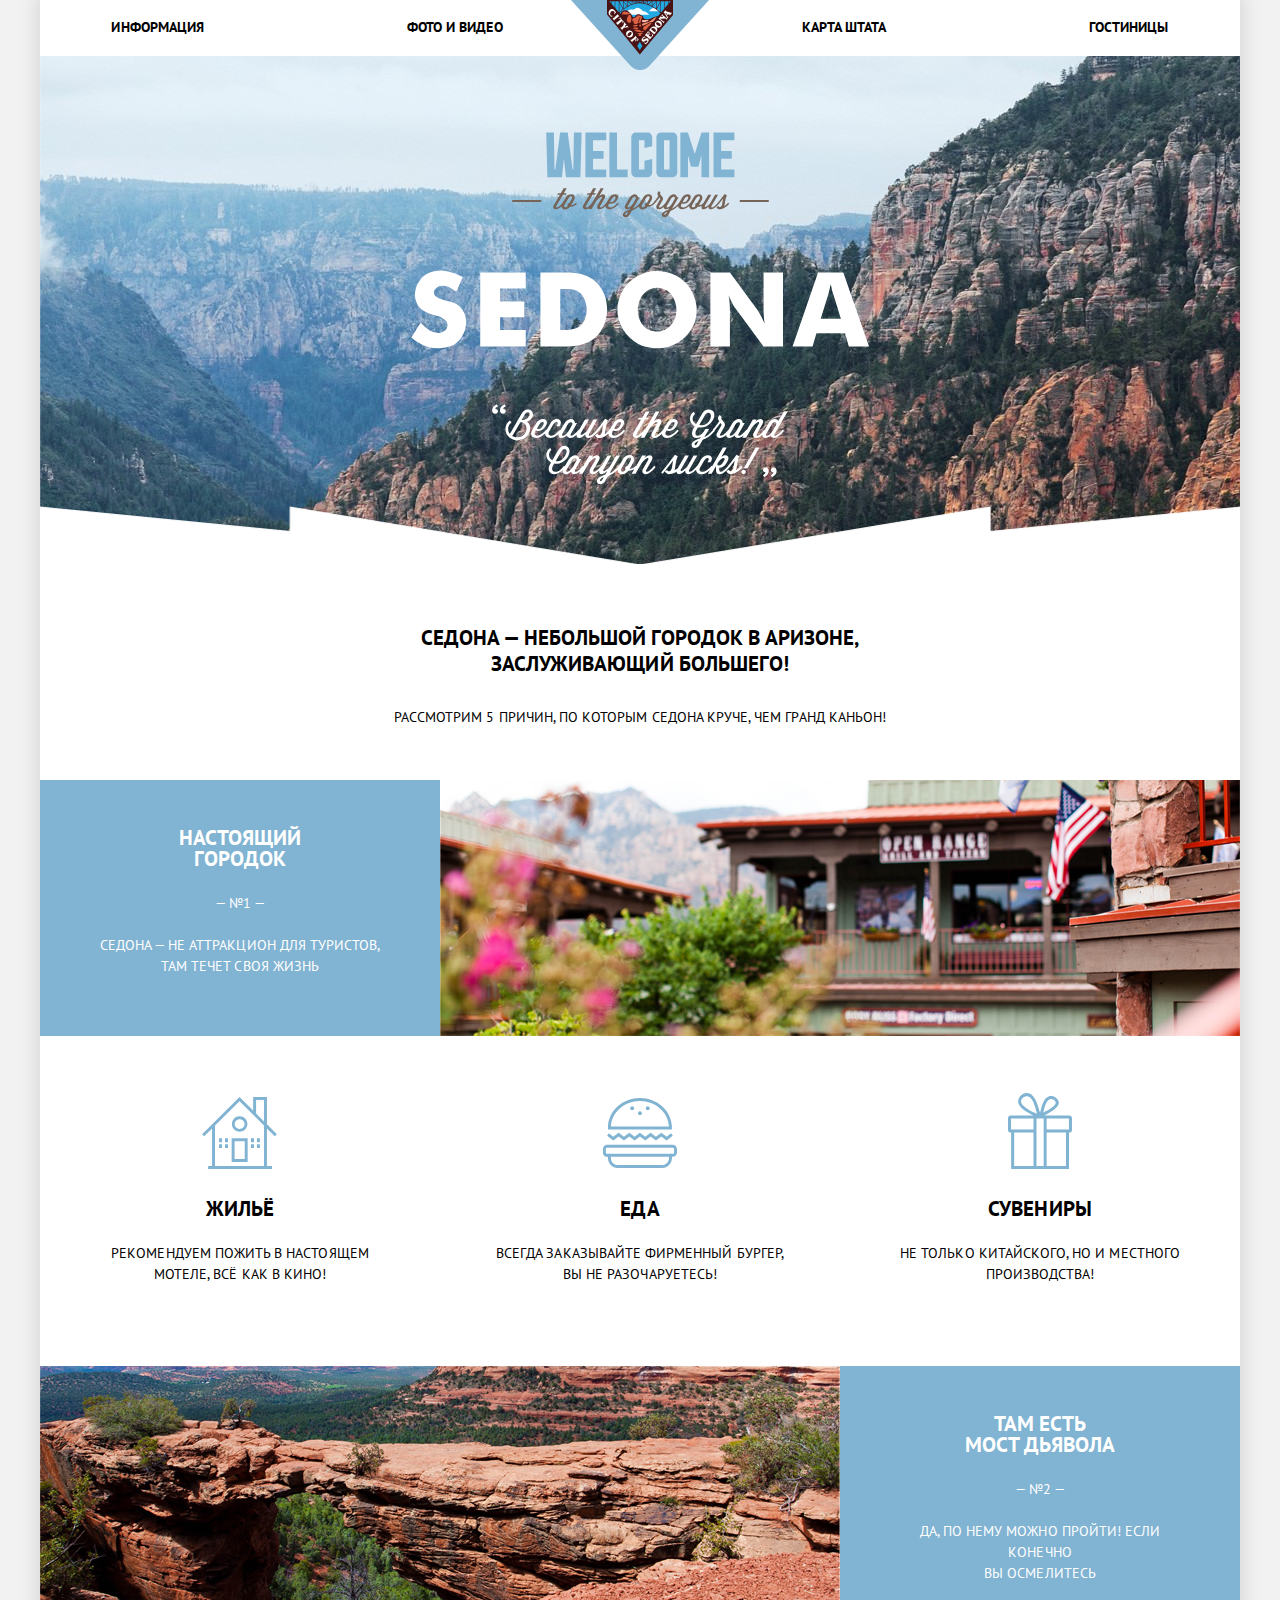
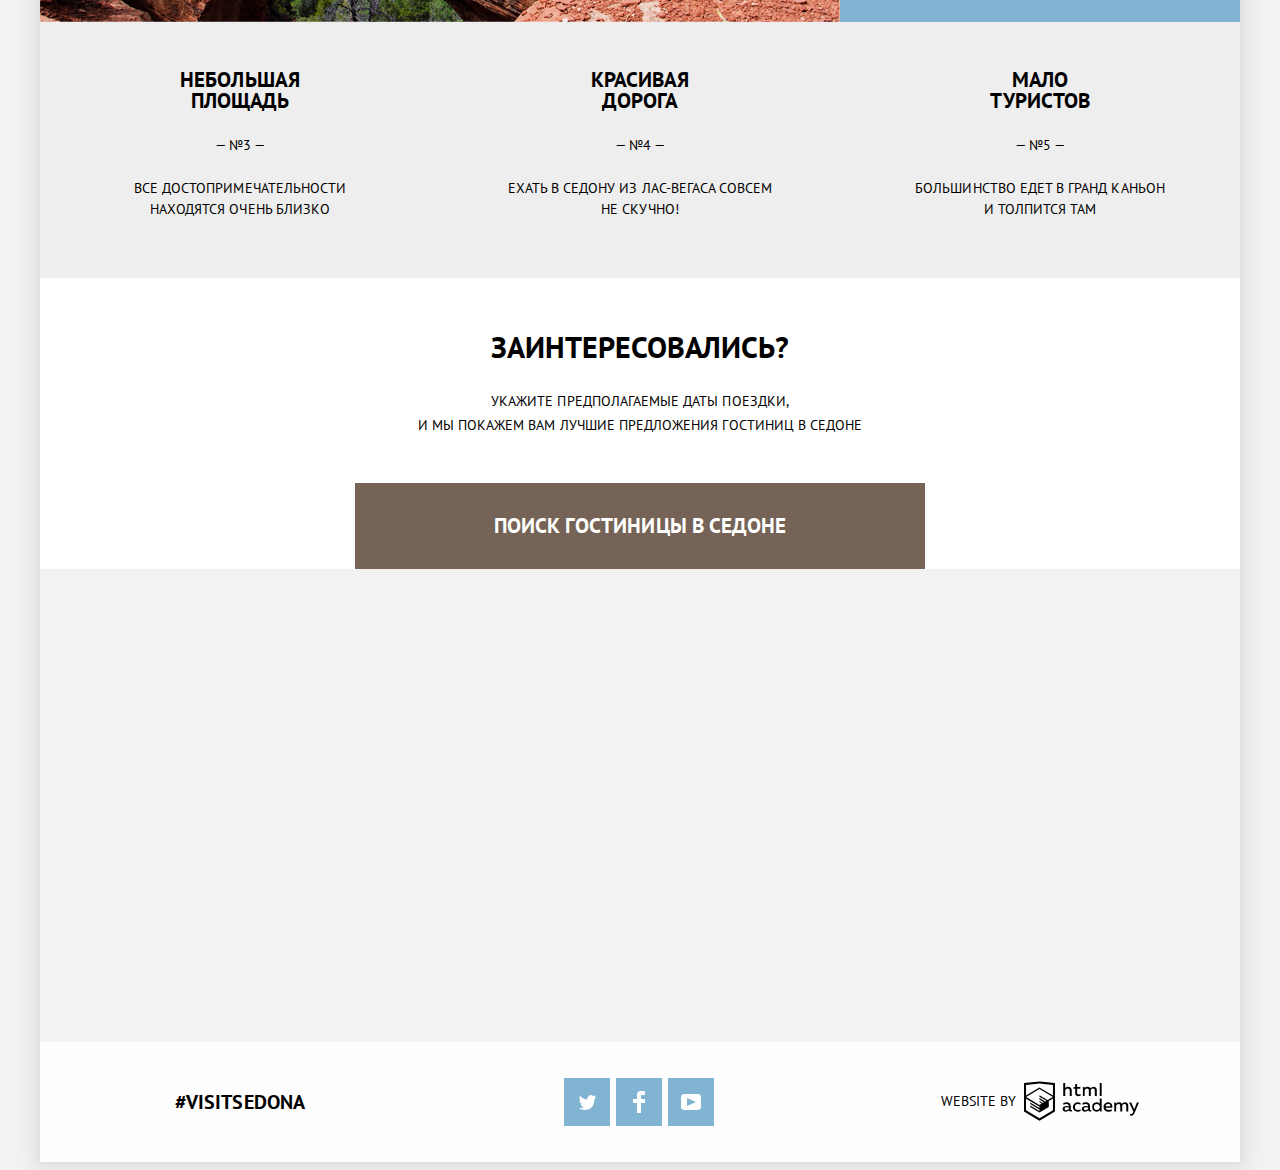
<file: index.html>
<!DOCTYPE html>
<html lang="ru">
<head>
	<meta charset="utf-8">
	<title>HTML Academy: Седона</title>
  <link rel="stylesheet" href="https://fonts.googleapis.com/css?family=PT+Sans:400,700&amp;subset=cyrillic">
	<link rel="stylesheet" href="css/normalize.min.css">
	<link rel="stylesheet" href="css/style.min.css">
</head>
<body>
  <div class="wrapper">
    <header class="header_main">
      <div class="navigation_wrapper">
      <nav class="navigation_main">
        <ul>
          <li><a href="#">Информация</a></li>
          <li><a href="#">Фото и Видео</a></li>
          <li><a href="#">Карта штата</a></li>
          <li><a href="hotels.html">Гостиницы</a></li>
        </ul>
      </nav>
      </div>
      <a class="site_logo"></a>
    </header>

    <main>
      <h1 class="hidden_text">Седона — это город для тех, кто хочет увидеть настоящую Америку</h1>
      <div class="welcome_block">
        <section class="poster">
          <img src="img/welcome.svg" width="459" height="353" alt="Добро пожаловать в Седону">
        </section>
      </div>

      <section class="reasons_title">
        <b>Седона — небольшой городок в аризоне, заслуживающий большего!</b>
        <p>Рассмотрим 5 причин, по которым Седона круче, чем Гранд каньон!</p>
      </section>

      <section class="reason">
        <div class="reason_text">
          <h2>Настоящий городок</h2>
          <span>— №1 —</span>
          <p>Седона — не аттракцион для туристов,<br> там течет своя жизнь</p>
        </div>
        <div class="reason_image">
          <img src="img/feature1.jpg" height="256" width="800" alt="Настоящий городок">
        </div>
      </section>

      <section class="reason_elem_icon">
        <ul class="reason_elem_icon_list">
          <li>
            <b>Жильё</b>
            <p>Рекомендуем пожить в настоящем мотеле, всё как в кино!</p>
          </li>
          <li>
            <b>Еда</b>
            <p>Всегда заказывайте фирменный бургер, вы не разочаруетесь!</p>
          </li>
          <li>
            <b>Сувениры</b>
            <p>Не только китайского, но и местного производства!</p>
          </li>
        </ul>
      </section>

      <section class="reason">
        <div class="reason_image">
          <img src="img/feature2.jpg" height="256" width="800" alt="Мост дьявола">
        </div>
        <div class="reason_text">
          <h2>Там есть<br> мост дьявола</h2>
          <span>— №2 —</span>
          <p>Да, по нему можно пройти! Если конечно<br>вы осмелитесь</p>
        </div>
      </section>

      <section class="reason_gray_listing">
        <ul class="reason_gray_list">
          <li class="reason_gray_list_elem">
            <h2>Небольшая площадь</h2>
            <span>— №3 —</span>
            <p>Все достопримечательности<br>находятся очень близко</p>
          </li>
          <li class="reason_gray_list_elem">
            <h2>Красивая дорога</h2>
            <span>— №4 —</span>
            <p>Ехать в Седону из Лас-Вегаса совсем<br>не скучно!</p>
          </li>
          <li class="reason_gray_list_elem">
            <h2>Мало<br>туристов</h2>
            <span>— №5 —</span>
            <p>Большинство едет в гранд каньон и толпится там</p>
          </li>
        </ul>
      </section>

      <article class="search_hotels">
        <h2>Заинтересовались?</h2>
        <p>Укажите предполaгаемые даты поездки,
          <br> и мы покажем вам лучшие предложения гостиниц в Седоне </p>
        <a href="form.html" class="search_hotel_show" title="Поиск Гостиницы" aria-label="Показать форму поиска гостиниц в Седоне">Поиск гостиницы в Седоне</a>
      </article>

    </main>

    <footer class="main_footer">
      <section class="form_sec_search no-js">
        <form action="https://echo.htmlacademy.ru/" method="post" class="hotel_search_form">
          <p class="entry_date">
            <label for="entrydate">Дата заезда:</label>
            <input id="entrydate" name="entrydate" type="text" placeholder="24 апреля 2017" class="date_input">
            <button type="button" aria-label="Выбрать дату" class="calendar">
              <svg xmlns="http://www.w3.org/2000/svg" width="21" height="22" viewBox="0 0 21 22">
                <path d="M19.251 2.025h-2.845V.648c0-.381-.294-.689-.656-.689-.363 0-.656.308-.656.689v1.377h-3.938V.648c0-.381-.294-.689-.655-.689-.363 0-.657.308-.657.689v1.377H5.906V.648c0-.381-.294-.689-.656-.689-.363 0-.657.308-.657.689v1.377H1.75C.784 2.025 0 2.847 0 3.862v16.302C0 21.179.784 22 1.75 22h17.501c.966 0 1.749-.821 1.749-1.836V3.862c0-1.015-.783-1.837-1.749-1.837zm.437 18.139a.448.448 0 0 1-.437.459H1.75a.45.45 0 0 1-.438-.459V3.862a.45.45 0 0 1 .438-.459h2.844v1.378c0 .381.294.689.657.689.362 0 .656-.308.656-.689V3.403h3.938v1.378c0 .381.294.689.657.689.361 0 .655-.308.655-.689V3.403h3.938v1.378c0 .381.293.689.656.689.362 0 .656-.308.656-.689V3.403h2.845c.241 0 .437.206.437.459v16.302z" />
                <path d="M4.594 8.225h2.625v2.066H4.594zM4.594 11.668h2.625v2.067H4.594zM4.594 15.112h2.625v2.066H4.594zM9.188 15.112h2.625v2.066H9.188zM9.188 11.668h2.625v2.067H9.188zM9.188 8.225h2.625v2.066H9.188zM13.781 15.112h2.625v2.066h-2.625zM13.781 11.668h2.625v2.067h-2.625zM13.781 8.225h2.625v2.066h-2.625z" />
              </svg>
            </button>
          </p>

          <p class="out_date">
            <label for="outdate">Дата выезда:</label>
            <input id="outdate" name="outdate" type="text" placeholder="4 июля 2017" class="date_input">
            <button type="button" aria-label="Выбрать дату" class="calendar">
              <svg xmlns="http://www.w3.org/2000/svg" width="21" height="22" viewBox="0 0 21 22">
                <path d="M19.251 2.025h-2.845V.648c0-.381-.294-.689-.656-.689-.363 0-.656.308-.656.689v1.377h-3.938V.648c0-.381-.294-.689-.655-.689-.363 0-.657.308-.657.689v1.377H5.906V.648c0-.381-.294-.689-.656-.689-.363 0-.657.308-.657.689v1.377H1.75C.784 2.025 0 2.847 0 3.862v16.302C0 21.179.784 22 1.75 22h17.501c.966 0 1.749-.821 1.749-1.836V3.862c0-1.015-.783-1.837-1.749-1.837zm.437 18.139a.448.448 0 0 1-.437.459H1.75a.45.45 0 0 1-.438-.459V3.862a.45.45 0 0 1 .438-.459h2.844v1.378c0 .381.294.689.657.689.362 0 .656-.308.656-.689V3.403h3.938v1.378c0 .381.294.689.657.689.361 0 .655-.308.655-.689V3.403h3.938v1.378c0 .381.293.689.656.689.362 0 .656-.308.656-.689V3.403h2.845c.241 0 .437.206.437.459v16.302z" />
                <path d="M4.594 8.225h2.625v2.066H4.594zM4.594 11.668h2.625v2.067H4.594zM4.594 15.112h2.625v2.066H4.594zM9.188 15.112h2.625v2.066H9.188zM9.188 11.668h2.625v2.067H9.188zM9.188 8.225h2.625v2.066H9.188zM13.781 15.112h2.625v2.066h-2.625zM13.781 11.668h2.625v2.067h-2.625zM13.781 8.225h2.625v2.066h-2.625z" />
              </svg>
            </button>
          </p>

          <p class="adult people">
            <label for="quantity_adult"> Взрослые:</label>
            <button type="button" name="delete_adult" class="delete math"><span>&#8722;</span></button>
            <input id="quantity_adult" type="text" name="quantity_adult" value="2" class="quantity_people">
            <button type="button" name="add_adult" class="add math"><span>+</span></button>
          </p>

          <p class="child people">
            <label for="quantity_children"> Дети:</label>
            <button type="button" name="delete_children" class="delete math"><span>&#8722;</span></button>
            <input id="quantity_children" type="text" name="quantity_children" value="0" class="quantity_people">
            <button type="button" name="add_child" class="add math"><span>+</span></button>
          </p>

          <button type="submit" class="button_blue">Найти</button>
        </form>
      </section>
      <div class="maps">
        <iframe src="https://www.google.com/maps/embed?pb=!1m18!1m12!1m3!1d704673.5432791392!2d-111.9101571590322!3d34.8704954569941!2m3!1f0!2f0!3f0!3m2!1i1024!2i768!4f13.1!3m3!1m2!1s0x872da132f942b00d%3A0x5548c523fa6c8efd!2z0KHQtdC00L7QvdCwLCDQkNGA0LjQt9C-0L3QsCA4NjMzNiwg0KHQqNCQ!5e0!3m2!1sru!2sru!4v1544859659214" width="1200" height="593" style="border:0" allowfullscreen></iframe>
      </div>
      <div class="footer">
        <div class="visit_sedona_hashtag">
          <p>#visitsedona</p>
        </div>

        <div class="social_block">
          <ul>
            <li><a href="#" class="button_social twitter"><span class="hidden_text">Twitter</span><svg xmlns="http://www.w3.org/2000/svg" xmlns:xlink="http://www.w3.org/1999/xlink" width="17" height="15" viewBox="0 0 17 15"><path fill="#FFF" d="M10.95.144c1.685-.496 2.984.27 3.577 1.179.673-.231 1.331-.481 2.011-.708a2.345 2.345 0 0 1-.857 1.768c.685.17 1.304-.491 1.304-.491-.169 1-1.006 1.788-1.563 2.024-.231 6.75-3.175 11.217-10.077 11.082h-.446c-.41 0-4.164-.46-4.898-1.887 2.271.196 3.893-.422 4.693-1.177-.96-.3-2.679-.477-2.979-2.95.349.106.564.228 1.19.119C1.705 8.247.374 7.53.448 5.33c.285.328 1.067.536 1.34.472C1.085 5.561-.182 2.442.894.85c1.818 1.854 3.735 3.606 7.152 3.773C8.254 2.33 9.183.793 10.95.144z"/></svg></a></li>
            <li><a href="#" class="button_social facebook"><span class="hidden_text">Facebook</span><svg xmlns="http://www.w3.org/2000/svg" width="12" height="22" viewBox="0 0 12 22"><path fill="#FFF" d="M12 4V0H8a4 4 0 0 0-4 4v4H0v4h4v10h4V12h4V8H8V4h4z"/></svg></a></li>
            <li><a href="#" class="button_social youtube"><span class="hidden_text">YouTube</span><svg xmlns="http://www.w3.org/2000/svg" xmlns:xlink="http://www.w3.org/1999/xlink" width="20" height="16" viewBox="0 0 20 16"><path fill="#FFF" d="M17 0H3C1.35 0 0 1.35 0 3v10c0 1.65 1.35 3 3 3h14c1.65 0 3-1.35 3-3V3c0-1.65-1.35-3-3-3zM6.027 11.998V4.002L15.014 8l-8.987 3.998z"/></svg></a></li>
          </ul>
        </div>

        <div class="academy_logo">
          <p class="developed_by">Website by</p>
          <a href="https://htmlacademy.ru/intensive/htmlcss" class="logo_academy">
            <svg xmlns="http://www.w3.org/2000/svg" viewBox="0 0 108.08 35.85" width="115px" height="41px">
              <path d="M44.61,26.88a2,2,0,0,0,.55-0.1v1.33a3.25,3.25,0,0,1-1.18.21,1.67,1.67,0,0,1-1.67-1,4.84,4.84,0,0,1-3.14,1.08c-1.51,0-2.91-.83-2.91-2.55,0-2.13,2-2.79,3.71-2.79a11.08,11.08,0,0,1,2.17.25v-0.3c0-1-.76-1.77-2.19-1.77a7.42,7.42,0,0,0-3,.64v-1.7a10.21,10.21,0,0,1,3.19-.55c2.36,0,3.81,1.12,3.81,3.65v3a0.54,0.54,0,0,0,.49.59h0.17Zm-6.44-1.13A1.35,1.35,0,0,0,39.63,27h0.11a3.39,3.39,0,0,0,2.41-1V24.58a9.72,9.72,0,0,0-1.81-.21c-1,0-2.16.33-2.16,1.38h0Zm12.36-6.11a5,5,0,0,1,2.57.64V22a4.08,4.08,0,0,0-2.3-.7,2.75,2.75,0,1,0,0,5.49,5,5,0,0,0,2.43-.64v1.71a6.27,6.27,0,0,1-2.76.57A4.21,4.21,0,0,1,46,24.51q0-.21,0-0.41a4.32,4.32,0,0,1,4.18-4.46h0.38Zm12.17,7.24a2,2,0,0,0,.55-0.1v1.33a3.25,3.25,0,0,1-1.18.21,1.67,1.67,0,0,1-1.67-1,4.84,4.84,0,0,1-3.14,1.08c-1.51,0-2.91-.83-2.91-2.55,0-2.13,2-2.79,3.71-2.79a11.08,11.08,0,0,1,2.17.25v-0.3c0-1-.76-1.77-2.19-1.77a7.42,7.42,0,0,0-3,.64v-1.7a10.21,10.21,0,0,1,3.19-.55c2.36,0,3.81,1.12,3.81,3.65v3a0.54,0.54,0,0,0,.49.59h0.17Zm-6.44-1.13A1.35,1.35,0,0,0,57.73,27h0.11a3.39,3.39,0,0,0,2.41-1V24.58a9.72,9.72,0,0,0-1.81-.21c-1.06,0-2.16.33-2.16,1.38h0ZM73,16V28.2H71.35V26.88a3.88,3.88,0,0,1-3.19,1.54,4.4,4.4,0,0,1,0-8.78,3.81,3.81,0,0,1,3,1.3V16H73Zm-4.53,5.22a2.76,2.76,0,1,0,0,5.52A2.86,2.86,0,0,0,71.15,25V23A2.91,2.91,0,0,0,68.49,21.27ZM79,19.64c3.31,0,4.46,2.68,3.92,5.09H76.7c0.21,1.5,1.67,2.11,3.19,2.11a6.11,6.11,0,0,0,2.64-.59v1.6a7.14,7.14,0,0,1-3,.57C77,28.42,74.78,27,74.78,24a4.18,4.18,0,0,1,4-4.39H79Zm0.09,1.54a2.28,2.28,0,0,0-2.44,2.1v0.06H81.3A2,2,0,0,0,79.13,21.18Zm5.73,7V19.87h1.65v1a3.81,3.81,0,0,1,2.78-1.27A2.86,2.86,0,0,1,91.89,21a4.12,4.12,0,0,1,2.91-1.33A3.06,3.06,0,0,1,98,23V28.2h-1.9V23.05a1.59,1.59,0,0,0-1.42-1.75H94.42a2.8,2.8,0,0,0-2.07,1.12V28.2h-1.9V23.05A1.59,1.59,0,0,0,89,21.31H88.8a3,3,0,0,0-2.21,1.29v5.63H84.86Zm21.31-8.33h1.9l-3.91,9.46c-0.9,2.17-2.09,2.86-3.35,2.86a4.76,4.76,0,0,1-1.1-.14V30.46a2.86,2.86,0,0,0,.85.12c0.9,0,1.58-.64,2.07-1.9l0.17-.42-4-8.4h2l2.86,6.29ZM38.73,1.46V6.22a3.81,3.81,0,0,1,2.7-1.14,3.25,3.25,0,0,1,3.44,3.4v5.15H43V8.72a1.81,1.81,0,0,0-1.61-2h-0.3a2.93,2.93,0,0,0-2.32,1.39v5.52h-1.9V1.46h1.9ZM49.94,2.31v3h3V6.91h-3v3.81c0,1.1.5,1.46,1.58,1.46a4.49,4.49,0,0,0,1.69-.33v1.6A6.8,6.8,0,0,1,51,13.8a2.55,2.55,0,0,1-2.86-2.74V6.89H46.58V5.26h1.5V2.74Zm5.4,11.31V5.28H57v1A3.81,3.81,0,0,1,59.77,5a2.86,2.86,0,0,1,2.6,1.33A4.12,4.12,0,0,1,65.28,5,3.06,3.06,0,0,1,68.44,8.4v5.21h-1.9V8.46a1.59,1.59,0,0,0-1.42-1.75H64.89a2.8,2.8,0,0,0-2.07,1.12v5.78h-1.9V8.46A1.59,1.59,0,0,0,59.5,6.71H59.27A3,3,0,0,0,57.06,8v5.63H55.34ZM71.17,1.45H73V13.6H71.17V1.45ZM14.71,0H14.55L0,1.54V28.21l14.55,8.66,14.55-8.66V1.54Zm12.5,27.1L14.55,34.64,1.9,27.12V16.18l12.59,7.5V25L5.86,19.9v1.31l8.68,5.21v1.39L5.87,22.65V24l8.68,5.21,8.75-5.24V18.31L27.2,16V27.12Zm0-12.53-3.48,2-1.6,1L14.51,13v1.31L21,18.23H21l-0.14.09-1,.54-5.37-3.2V17l4.24,2.52-1,.67-3.2-1.9v1.31l2.1,1.24L14.5,22.1,2,14.65,14.51,7.11Zm0-1.32L14.49,5.76,1.91,13.25v-10L14.56,1.92,27.21,3.25v10h0Z" />
            </svg>
          </a>
        </div>
      </div>
    </footer>
  </div>
  <script src="js/script.min.js"></script>	
</body>
</html>
</file>
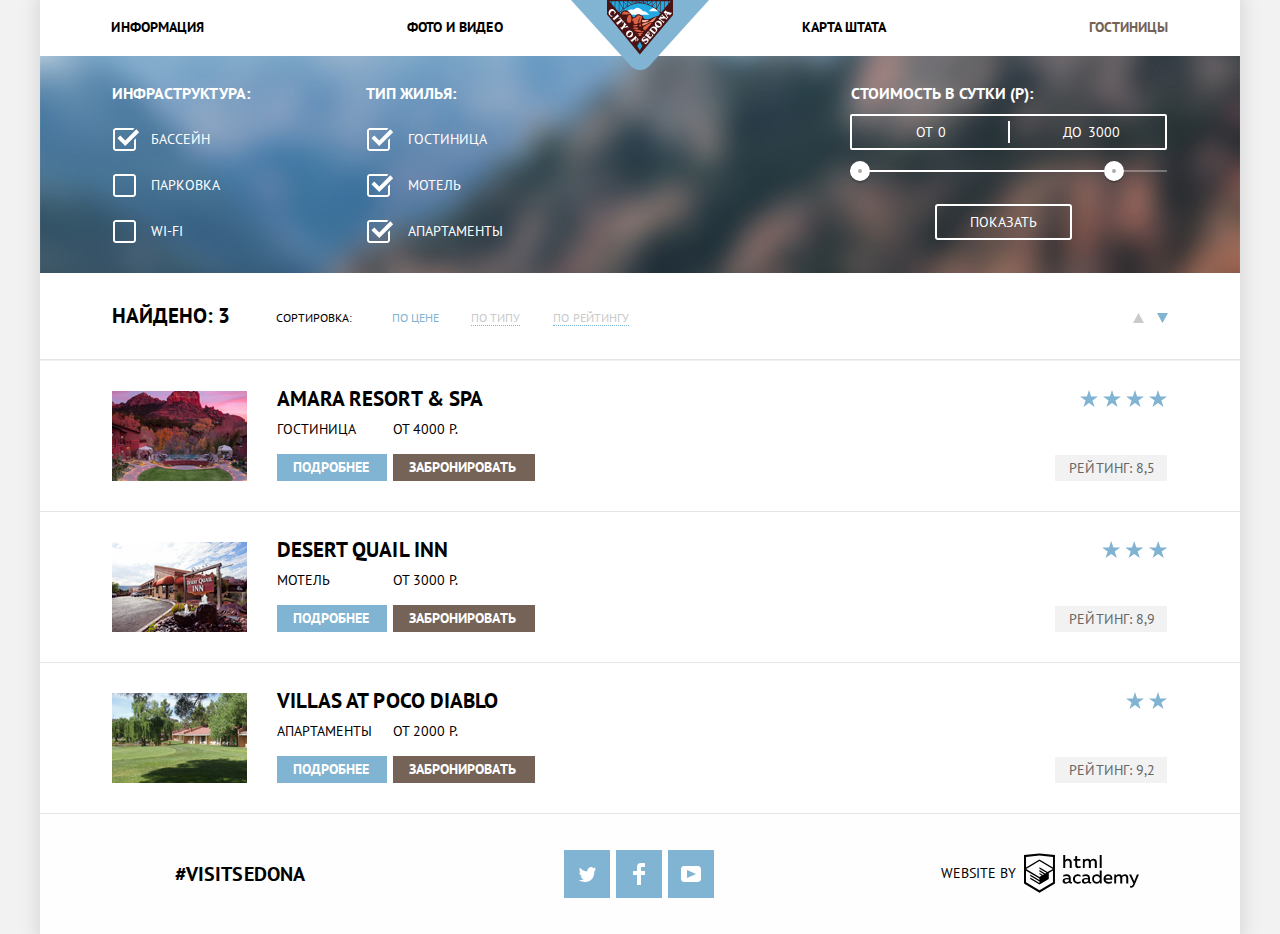
<file: hotels.html>
<!DOCTYPE html>
<html lang="ru">
<head>
	<meta charset="utf-8">
	<title>HTML Academy: Седона — отели Седоны</title>
  <link rel="stylesheet" href="https://fonts.googleapis.com/css?family=PT+Sans:400,700&amp;subset=cyrillic">
	<link rel="stylesheet" href="css/normalize.min.css">
	<link rel="stylesheet" href="css/style.min.css">
</head>
<body>
	<div class="wrapper">
    <header class="header_main">
      <nav class="navigation_main">
        <ul>
          <li><a href="#">Информация</a></li>
          <li><a href="#">Фото и Видео</a></li>
          <li><a href="#">Карта штата</a></li>
          <li><a href="#" class="current">Гостиницы</a></li>
        </ul>
      </nav>
        <a class="site_logo" href="index.html" title="Главня страница"></a>
    </header>

    <main>
      <section class="filter_block">
        <form action="https://echo.htmlacademy.ru/" method="get" class="filter">

          <div class="filter_block_infrastructure">
            <fieldset class="filter_infrastructure">
              <legend>Инфраструктура:</legend>
              <p>
                <input type="checkbox" id="swimming_pool" class="hidden_text filter_checkbox" name="pool" checked>
                <label for="swimming_pool"><span>Бассейн</span></label>
                <p>
                  <input type="checkbox" id="parking" class="hidden_text filter_checkbox" name="parking">
                  <label for="parking"><span>Парковка</span></label>
                </p>
                <p>
                  <input type="checkbox" id="wifi" class="hidden_text filter_checkbox" name="wifi">
                  <label for="wifi"><span>Wi-fi</span></label>
                </p>
            </fieldset>
          </div>

          <div class="filter_block_hotel_type">
            <fieldset class="filter_hotel_type">
              <legend>Тип жилья:</legend>
              <p>
                <input type="checkbox" id="hotel" class="hidden_text filter_checkbox" name="hotel" checked>
                <label for="hotel"><span>Гостиница</span></label>
              </p>
              <p>
                <input type="checkbox" id="motel" class="hidden_text filter_checkbox" name="motel" checked>
                <label for="motel"><span>Мотель</span></label>
              </p>
              <p>
                <input type="checkbox" id="apartament" class="hidden_text filter_checkbox" name="apartment" checked>
                <label for="apartament"><span>Апартаменты</span></label>
              </p>
            </fieldset>
          </div>

          <div class="filter_block_range">
            <fieldset class="filter_range">
              <legend>Стоимость в сутки (Р):</legend>
              <div class="price_parameters">
                <label class="min_price">от
                  <input type="text" name="min_price" value="0">
                </label>
                <label class="max_price">до
                  <input type="text" name="max_price" value="3000">
                </label>
              </div>
              <div class="range_parameters">
                <div class="scale">
                  <div class="bar"></div>
                </div>
                <div class="range_toggle range_toggle_min"></div>
                <div class="range_toggle range_toggle_max"></div>
              </div>
              <input type="submit" value="Показать">
            </fieldset>
          </div>
        </form>
      </section>

      <section class="results_header">
        <div class="results_quantity">
          <span>Найдено: 3</span>
        </div>
        <div class="sorting">
          <span>Сортировка:</span>
          <ul>
            <li><a class="sort_active">По цене</a></li>
            <li><a href="#" class="sort">По типу</a></li>
            <li><a href="#" class="sort">По рейтингу</a></li>
          </ul>
        </div>
        <div class="sorting_up_down">
          <ul>
            <li>
              <a href="#" title="По возрастанию">
                <svg xmlns="http://www.w3.org/2000/svg" width="11" height="10" viewBox="0 0 11 10">
                  <path fill="#231F20" d="M5.5 0L0 10h11z" />
                </svg>
              </a>
            </li>
            <li>
              <a title="По убыванию">
                <svg xmlns="http://www.w3.org/2000/svg" width="11" height="10" viewBox="0 0 11 10">
                  <path fill="#231F20" d="M5.5 10L0 0h11" />
                </svg>
              </a>
            </li>
          </ul>
        </div>
      </section>

      <section class="results_search">
        <h1 class="hidden_text">Гостиницы Седоны</h1>
        <ul class="list_hotels">
          <li class="hotel_elem">
            <div class="hotel_image_block">
              <img src="img/amara.jpg" class="hotel_image" width="135" height="90" alt="Отель Amara">
            </div>

            <div class="main_information">
              <h2 class="hotel_title"><a href="#" class="hotel_link">Amara Resort & Spa</a></h2>
              <p class="hotel_description">
                <span class="hotel_type">Гостиница</span>
                <span class="price"> от 4000 Р.</span>
              </p>
              <p class="button_hotel">
                <a href="#" class="more button_information">Подробнее</a>
                <a href="#" class="reserve button_information">Забронировать</a>
              </p>
            </div>

            <div class="rating_block">
              <span class="star star_four"></span>
              <span class="rating">Рейтинг: 8,5</span>
            </div>
          </li>
          <li class="hotel_elem">
            <div class="hotel_image_block">
              <img src="img/desert.jpg" class="hotel_image" width="135" height="90" alt="Мотель Desert">
            </div>

            <div class="main_information">
              <h2 class="hotel_title"><a href="#" class="hotel_link">Desert Quail Inn</a></h2>
              <p class="hotel_description">
                <span class="hotel_type">Мотель</span>
                <span class="price">от 3000 Р.</span>
              </p>
              <p class="button_hotel">
                <a href="#" class="more button_information">Подробнее</a>
                <a href="#" class="reserve button_information">Забронировать</a>
              </p>
            </div>

            <div class="rating_block">
              <span class="star  star_three"></span>
              <span class="rating">Рейтинг: 8,9</span>
            </div>
          </li>

          <li class="hotel_elem">
            <div class="hotel_image_block">
              <img src="img/villas.jpg" class="hotel_image" width="135" height="90" alt="Апартаменты Diablo">
            </div>

            <div class="main_information">
              <h2 class="hotel_title"><a href="#" class="hotel_link">Villas at poco Diablo</a></h2>
              <p class="hotel_description">
                <span class="hotel_type">Апартаменты</span>
                <span class="price">от 2000 Р.</span>
              </p>
              <p class="button_hotel">
                <a href="#" class="more button_information">Подробнее</a>
                <a href="#" class="reserve button_information">Забронировать</a>
              </p>
            </div>

            <div class="rating_block">
              <span class="star star_two"></span>
              <span class="rating">Рейтинг: 9,2</span>
            </div>
          </li>
        </ul>
      </section>
    </main>

    <footer class="footer">
      <div class="visit_sedona_hashtag">
          <p>#visitsedona</p>
        </div>

        <div class="social_block">
          <ul>
            <li><a href="#" class="button_social twitter"><span class="hidden_text">Twitter</span><svg xmlns="http://www.w3.org/2000/svg" xmlns:xlink="http://www.w3.org/1999/xlink" width="17" height="15" viewBox="0 0 17 15"><path fill="#FFF" d="M10.95.144c1.685-.496 2.984.27 3.577 1.179.673-.231 1.331-.481 2.011-.708a2.345 2.345 0 0 1-.857 1.768c.685.17 1.304-.491 1.304-.491-.169 1-1.006 1.788-1.563 2.024-.231 6.75-3.175 11.217-10.077 11.082h-.446c-.41 0-4.164-.46-4.898-1.887 2.271.196 3.893-.422 4.693-1.177-.96-.3-2.679-.477-2.979-2.95.349.106.564.228 1.19.119C1.705 8.247.374 7.53.448 5.33c.285.328 1.067.536 1.34.472C1.085 5.561-.182 2.442.894.85c1.818 1.854 3.735 3.606 7.152 3.773C8.254 2.33 9.183.793 10.95.144z"/></svg></a></li>
            <li><a href="#" class="button_social facebook"><span class="hidden_text">Facebook</span><svg xmlns="http://www.w3.org/2000/svg" width="12" height="22" viewBox="0 0 12 22"><path fill="#FFF" d="M12 4V0H8a4 4 0 0 0-4 4v4H0v4h4v10h4V12h4V8H8V4h4z"/></svg></a></li>
            <li><a href="#" class="button_social youtube"><span class="hidden_text">YouTube</span><svg xmlns="http://www.w3.org/2000/svg" xmlns:xlink="http://www.w3.org/1999/xlink" width="20" height="16" viewBox="0 0 20 16"><path fill="#FFF" d="M17 0H3C1.35 0 0 1.35 0 3v10c0 1.65 1.35 3 3 3h14c1.65 0 3-1.35 3-3V3c0-1.65-1.35-3-3-3zM6.027 11.998V4.002L15.014 8l-8.987 3.998z"/></svg></a></li>
          </ul>
        </div>

        <div class="academy_logo">
          <p class="developed_by">Website by</p>
          <a href="https://htmlacademy.ru/intensive/htmlcss" class="logo-academy">
            <svg xmlns="http://www.w3.org/2000/svg" viewBox="0 0 108.08 35.85" width="115px" height="41px">
              <path d="M44.61,26.88a2,2,0,0,0,.55-0.1v1.33a3.25,3.25,0,0,1-1.18.21,1.67,1.67,0,0,1-1.67-1,4.84,4.84,0,0,1-3.14,1.08c-1.51,0-2.91-.83-2.91-2.55,0-2.13,2-2.79,3.71-2.79a11.08,11.08,0,0,1,2.17.25v-0.3c0-1-.76-1.77-2.19-1.77a7.42,7.42,0,0,0-3,.64v-1.7a10.21,10.21,0,0,1,3.19-.55c2.36,0,3.81,1.12,3.81,3.65v3a0.54,0.54,0,0,0,.49.59h0.17Zm-6.44-1.13A1.35,1.35,0,0,0,39.63,27h0.11a3.39,3.39,0,0,0,2.41-1V24.58a9.72,9.72,0,0,0-1.81-.21c-1,0-2.16.33-2.16,1.38h0Zm12.36-6.11a5,5,0,0,1,2.57.64V22a4.08,4.08,0,0,0-2.3-.7,2.75,2.75,0,1,0,0,5.49,5,5,0,0,0,2.43-.64v1.71a6.27,6.27,0,0,1-2.76.57A4.21,4.21,0,0,1,46,24.51q0-.21,0-0.41a4.32,4.32,0,0,1,4.18-4.46h0.38Zm12.17,7.24a2,2,0,0,0,.55-0.1v1.33a3.25,3.25,0,0,1-1.18.21,1.67,1.67,0,0,1-1.67-1,4.84,4.84,0,0,1-3.14,1.08c-1.51,0-2.91-.83-2.91-2.55,0-2.13,2-2.79,3.71-2.79a11.08,11.08,0,0,1,2.17.25v-0.3c0-1-.76-1.77-2.19-1.77a7.42,7.42,0,0,0-3,.64v-1.7a10.21,10.21,0,0,1,3.19-.55c2.36,0,3.81,1.12,3.81,3.65v3a0.54,0.54,0,0,0,.49.59h0.17Zm-6.44-1.13A1.35,1.35,0,0,0,57.73,27h0.11a3.39,3.39,0,0,0,2.41-1V24.58a9.72,9.72,0,0,0-1.81-.21c-1.06,0-2.16.33-2.16,1.38h0ZM73,16V28.2H71.35V26.88a3.88,3.88,0,0,1-3.19,1.54,4.4,4.4,0,0,1,0-8.78,3.81,3.81,0,0,1,3,1.3V16H73Zm-4.53,5.22a2.76,2.76,0,1,0,0,5.52A2.86,2.86,0,0,0,71.15,25V23A2.91,2.91,0,0,0,68.49,21.27ZM79,19.64c3.31,0,4.46,2.68,3.92,5.09H76.7c0.21,1.5,1.67,2.11,3.19,2.11a6.11,6.11,0,0,0,2.64-.59v1.6a7.14,7.14,0,0,1-3,.57C77,28.42,74.78,27,74.78,24a4.18,4.18,0,0,1,4-4.39H79Zm0.09,1.54a2.28,2.28,0,0,0-2.44,2.1v0.06H81.3A2,2,0,0,0,79.13,21.18Zm5.73,7V19.87h1.65v1a3.81,3.81,0,0,1,2.78-1.27A2.86,2.86,0,0,1,91.89,21a4.12,4.12,0,0,1,2.91-1.33A3.06,3.06,0,0,1,98,23V28.2h-1.9V23.05a1.59,1.59,0,0,0-1.42-1.75H94.42a2.8,2.8,0,0,0-2.07,1.12V28.2h-1.9V23.05A1.59,1.59,0,0,0,89,21.31H88.8a3,3,0,0,0-2.21,1.29v5.63H84.86Zm21.31-8.33h1.9l-3.91,9.46c-0.9,2.17-2.09,2.86-3.35,2.86a4.76,4.76,0,0,1-1.1-.14V30.46a2.86,2.86,0,0,0,.85.12c0.9,0,1.58-.64,2.07-1.9l0.17-.42-4-8.4h2l2.86,6.29ZM38.73,1.46V6.22a3.81,3.81,0,0,1,2.7-1.14,3.25,3.25,0,0,1,3.44,3.4v5.15H43V8.72a1.81,1.81,0,0,0-1.61-2h-0.3a2.93,2.93,0,0,0-2.32,1.39v5.52h-1.9V1.46h1.9ZM49.94,2.31v3h3V6.91h-3v3.81c0,1.1.5,1.46,1.58,1.46a4.49,4.49,0,0,0,1.69-.33v1.6A6.8,6.8,0,0,1,51,13.8a2.55,2.55,0,0,1-2.86-2.74V6.89H46.58V5.26h1.5V2.74Zm5.4,11.31V5.28H57v1A3.81,3.81,0,0,1,59.77,5a2.86,2.86,0,0,1,2.6,1.33A4.12,4.12,0,0,1,65.28,5,3.06,3.06,0,0,1,68.44,8.4v5.21h-1.9V8.46a1.59,1.59,0,0,0-1.42-1.75H64.89a2.8,2.8,0,0,0-2.07,1.12v5.78h-1.9V8.46A1.59,1.59,0,0,0,59.5,6.71H59.27A3,3,0,0,0,57.06,8v5.63H55.34ZM71.17,1.45H73V13.6H71.17V1.45ZM14.71,0H14.55L0,1.54V28.21l14.55,8.66,14.55-8.66V1.54Zm12.5,27.1L14.55,34.64,1.9,27.12V16.18l12.59,7.5V25L5.86,19.9v1.31l8.68,5.21v1.39L5.87,22.65V24l8.68,5.21,8.75-5.24V18.31L27.2,16V27.12Zm0-12.53-3.48,2-1.6,1L14.51,13v1.31L21,18.23H21l-0.14.09-1,.54-5.37-3.2V17l4.24,2.52-1,.67-3.2-1.9v1.31l2.1,1.24L14.5,22.1,2,14.65,14.51,7.11Zm0-1.32L14.49,5.76,1.91,13.25v-10L14.56,1.92,27.21,3.25v10h0Z" />
            </svg>
          </a>
        </div>
    </footer>
  </div>
</body>
</html>
</file>
<file: css/style.min.css>
@charset "utf-8";@-webkit-keyframes bounce{0%{top:-60%}to{top:0}}@keyframes bounce{0%{top:-60%}to{top:0}}@-webkit-keyframes shake{0%,to{-webkit-transform:translateX(0);transform:translateX(0)}10%,30%,50%,70%,90%{-webkit-transform:translateX(-10px);transform:translateX(-10px)}20%,40%,60%,80%{-webkit-transform:translateX(10px);transform:translateX(10px)}}@keyframes shake{0%,to{-webkit-transform:translateX(0);transform:translateX(0)}10%,30%,50%,70%,90%{-webkit-transform:translateX(-10px);transform:translateX(-10px)}20%,40%,60%,80%{-webkit-transform:translateX(10px);transform:translateX(10px)}}.navigation_main ul,body{line-height:26px;font-size:14px;color:#000}body{padding:0;min-width:1200px;letter-spacing:.05px;font-family:"PT Sans","Tahoma",sans-serif;text-transform:uppercase;margin:0 auto;font-weight:400;background-color:#f2f2f2}.wrapper{width:1200px;margin-left:auto;margin-right:auto;-webkit-box-shadow:0 0 15px 5px #dbdbdb;box-shadow:0 0 15px 5px #dbdbdb}.hidden_text{position:absolute;width:1px;height:1px;margin:-1px;border:0;padding:0;white-space:nowrap;-webkit-clip-path:inset(100%);clip-path:inset(100%);clip:rect(0 0 0 0);overflow:hidden}.header_main{position:relative;-webkit-box-align:center;-ms-flex-align:center;align-items:center;margin-bottom:0;min-height:56px}a{text-decoration:none;color:#000}.site_logo{position:absolute;z-index:1;top:0;left:0;right:0;bottom:0;margin:0 auto;display:block;width:138px;height:70px;background-image:url(../img/logo.svg);background-repeat:no-repeat}.navigation_main ul{display:-webkit-box;display:-ms-flexbox;display:flex;-ms-flex-wrap:wrap;flex-wrap:wrap;-webkit-box-orient:horizontal;-webkit-box-direction:normal;-ms-flex-direction:row;flex-direction:row;-ms-flex-pack:distribute;justify-content:space-around;margin:0;padding-top:14px;padding-left:0;padding-bottom:16px;font-weight:700;list-style:none;background-color:#fff}.navigation_main li{display:flex;-webkit-box-sizing:border-box;box-sizing:border-box}.navigation_main li:nth-child(4n+2){text-align:left}.navigation_main li:nth-child(4n){margin-right:71px;text-align:right}.navigation_main li:nth-child(4n+1){margin-left:71px;text-align:left}.navigation_main li:nth-child(4n+3){margin-left:96px;text-align:right}.navigation_main li:nth-child(1){position:relative;margin-left:-30px}.navigation_main li:nth-child(4){position:relative;margin-right:-30px}.navigation_main a{color:#000;font-weight:700}.navigation_main a:hover{color:#81b3d2}.navigation_main a:active{color:#c1c1c1}.navigation_main .current{color:#766357}.welcome_block{background-image:url(../img/mainbackground.jpg);background-repeat:no-repeat;background-color:#334a50;width:1200px;height:508px;position:relative}.poster{padding-top:76px;margin-bottom:0;text-align:center}.poster::before{background-image:url(../img/mask.png);background-repeat:no-repeat;background-size:100.1%;display:block;content:"";width:1200px;height:58px;position:absolute;bottom:0}.reasons_title{margin:0;padding-top:61px;padding-bottom:50px;background-color:#fff;text-align:center;-webkit-box-sizing:border-box;box-sizing:border-box}.reasons_title b{display:block;width:500px;font-size:21px;margin:0 auto 27px}.reasons_title p{margin:0}.reason,.reason_gray_list_elem,.reason_text{display:-webkit-box;display:-ms-flexbox;display:flex;-ms-flex-wrap:wrap;flex-wrap:wrap;-webkit-box-sizing:border-box;box-sizing:border-box;min-height:256px}.reason{-webkit-box-pack:justify;-ms-flex-pack:justify;justify-content:space-between;-ms-flex-line-pack:center;align-content:center;text-align:center;width:1200px;-webkit-box-align:start;-ms-flex-align:start;align-items:flex-start}.reason_gray_list_elem,.reason_text{-webkit-box-orient:vertical;-webkit-box-direction:normal;-ms-flex-direction:column;flex-direction:column;-webkit-box-align:center;-ms-flex-align:center;align-items:center;width:400px;-webkit-box-flex:1;-ms-flex-positive:1;flex-grow:1;padding:47px 48px 20px;background-color:#81b3d2;color:#fff;line-height:21px;font-size:14px}.reason_gray_list_elem h2,.reason_text h2{width:160px;margin:0 auto 24px}.reason_text span{margin-bottom:21px}.reason_gray_list_elemm p,.reason_text p{margin-top:0}.reason_gray_list_elem{padding:47px 60px 20px;background-color:#eee;color:#000}.reason_image{max-height:256px}.reason_gray_list_elem span{padding-top:0;padding-bottom:8px}.reason_gray_list_elem:nth-child(3) p{width:260px}.reason_elem_icon_list,.reason_elem_icon_list li{display:-webkit-box;display:-ms-flexbox;display:flex;min-height:330px}.reason_elem_icon_list{-webkit-box-align:end;-ms-flex-align:end;align-items:flex-end;-ms-flex-wrap:wrap;flex-wrap:wrap;background-color:#fff;margin:0;padding:0;list-style:none;width:1200px}.reason_elem_icon_list li{-webkit-box-orient:vertical;-webkit-box-direction:normal;-ms-flex-direction:column;flex-direction:column;-ms-flex-negative:0;flex-shrink:0;-webkit-box-flex:1;-ms-flex-positive:1;flex-grow:1;text-align:center;-webkit-box-sizing:border-box;box-sizing:border-box;width:400px;margin-top:0;margin-bottom:auto;padding-top:162px;padding-bottom:80px}.reason_elem_icon_list li b{line-height:21px;font-size:21px}.reason_elem_icon_list li p{line-height:21px;margin:24px 50px 0}.reason_elem_icon_list li:nth-child(1){background-image:url(../img/home-icon.svg);background-repeat:no-repeat;background-position-x:162px;background-position-y:61px}.reason_elem_icon_list li:nth-child(2){background-image:url(../img/food-icon.svg);background-repeat:no-repeat;background-position-x:163px;background-position-y:62px}.reason_elem_icon_list li:nth-child(3){background-image:url(../img/gift-icon.svg);background-repeat:no-repeat;background-position-x:168px;background-position-y:57px}.reason_gray_list,.search_hotels{display:-webkit-box;display:-ms-flexbox;display:flex;position:relative;-webkit-box-direction:normal;text-align:center}.reason_gray_list{-ms-flex-wrap:wrap;flex-wrap:wrap;margin:0;padding:0;width:1200px;min-height:256px;-webkit-box-orient:horizontal;-ms-flex-direction:row;flex-direction:row;-webkit-box-sizing:border-box;box-sizing:border-box;z-index:1}.search_hotels{-webkit-box-orient:vertical;-ms-flex-direction:column;flex-direction:column;background-color:#fff;-webkit-box-sizing:content-box;box-sizing:content-box;line-height:24px;z-index:10}.search_hotels h2{font-size:30px;font-weight:700;margin-top:57px;margin-bottom:30px;padding:0}.search_hotels p{margin-top:0;margin-bottom:46px}.search_hotel_show,.search_hotel_show:active,.search_hotel_show:hover{font-size:21px;font-weight:700;line-height:26px;width:570px;margin:auto auto 0;padding-top:30px;padding-bottom:30px;background-color:#766357;color:#fff}.search_hotel_show:active,.search_hotel_show:hover{background-color:#604e43}.search_hotel_show:active{background-color:#503e33;color:#928a85}.form_sec_search.no-js{display:block;-webkit-animation-name:none;animation-name:none}.form_sec_search{display:none;position:absolute;top:0;margin-left:315px;margin-right:315px}.form_sec_search_show{display:block;-webkit-animation-name:bounce;animation-name:bounce;-webkit-animation-duration:.6s;animation-duration:.6s}.form_sec_search-error{display:block;-webkit-animation-name:shake;animation-name:shake;-webkit-animation:shake .6s;animation:shake .6s}.form_data_error{-webkit-animation:shake;animation:shake;-webkit-animation-duration:.6s;animation-duration:.6s}.search .search-hotel:hover{background-color:#604e43}.search .search-hotel:active{background-color:#503e33;color:#857871}.hotel_search_form{display:-webkit-box;display:-ms-flexbox;display:flex;-ms-flex-wrap:wrap;flex-wrap:wrap;-webkit-box-pack:justify;-ms-flex-pack:justify;justify-content:space-between;background-color:#fff;width:570px;-webkit-box-sizing:border-box;box-sizing:border-box;margin-left:auto;margin-right:auto;padding:55px;font-weight:700}.date_input,.entry_date,.out_date{-webkit-box-sizing:border-box;box-sizing:border-box;height:38px}.entry_date,.out_date{display:-webkit-box;display:-ms-flexbox;display:flex;margin:0 0 29px;-webkit-box-pack:justify;-ms-flex-pack:justify;justify-content:space-between;-webkit-box-align:baseline;-ms-flex-align:baseline;align-items:baseline;position:relative;width:460px}.date_input{width:347px;margin-left:10px;padding-left:10px;border:2px solid #f2f2f2;background-color:#f2f2f2;color:#000;text-transform:uppercase;font-weight:700;line-height:26px}.date_input:hover{background-color:#ebebeb;border:2px solid #ebebeb;color:#000}.date_input:focus{background-color:#fff;border:2px solid #e5e5e5}.date_input::-webkit-input-placeholder{color:#000}.date_input::-moz-placeholder{color:#000}.calendar{position:absolute;width:25px;height:25px;top:8px;right:7px;border:0;padding:0;fill:#a9a9aa;background-color:transparent}.calendar:hover{fill:#000;outline:0}.calendar:active{fill:#81b3d2;outline:0}.people{display:-webkit-box;display:-ms-flexbox;display:flex;-webkit-box-orient:horizontal;-webkit-box-direction:normal;-ms-flex-direction:row;flex-direction:row;-webkit-box-align:center;-ms-flex-align:center;align-items:center;height:40px;margin-top:0;margin-bottom:54px}.quantity_people{width:38px;height:38px;text-align:center;margin:0;-webkit-box-sizing:border-box;box-sizing:border-box;background-color:#f2f2f2}.adult>label{padding-right:40px}.child>label{padding-right:27px}.button_blue,.math,.quantity_people{font-weight:700;border:0}.math{display:block;padding:0;width:38px;height:38px;font-size:24px;background-color:#f2f2f2;color:#a9a9a9}.math:hover{color:#000}.math:active{color:#81b3d2}.button_blue{width:460px;height:58px;font-size:21px;line-height:26px;text-transform:uppercase;background-color:#81b3d2;color:#f2f2f2}.button_blue:hover{background-color:#669ec0}.button_blue:active{background-color:#5496bd;color:#88b6d1}.main_footer{position:relative;height:593px}.footer,.social_block,.visit_sedona_hashtag{display:-webkit-box;display:-ms-flexbox;display:flex}.footer{-webkit-box-orient:horizontal;-webkit-box-direction:normal;-ms-flex-direction:row;flex-direction:row;-webkit-box-pack:justify;-ms-flex-pack:justify;justify-content:space-between;min-height:120px;padding:0;background-color:rgba(255,255,255,.9);width:1200px}.main_footer .footer{position:absolute;bottom:0}.social_block,.visit_sedona_hashtag{width:400px;-webkit-box-align:center;-ms-flex-align:center;align-items:center}.visit_sedona_hashtag{-webkit-box-pack:center;-ms-flex-pack:center;justify-content:center;-ms-flex-wrap:wrap;flex-wrap:wrap;font-weight:700;font-size:20px;line-height:26px;margin:0}.social_block{padding:0}.academy_logo,.button_social,.social_block ul{display:-webkit-box;display:-ms-flexbox;display:flex;-webkit-box-pack:center;-ms-flex-pack:center;justify-content:center}.social_block ul{-ms-flex-wrap:wrap;flex-wrap:wrap;margin:0 auto 0 124px;padding:0;list-style:none}.social_block li{margin-right:6px;margin-top:6px;margin-bottom:6px}.academy_logo,.button_social{-webkit-box-align:center;-ms-flex-align:center;align-items:center}.button_social{height:48px;background-color:#81b3d2;width:46px}.button_social:hover{background-color:#669ec0}.button_social:active{background-color:#5496bd}.button_social:active path{fill:#88b6d1}.academy_logo{-webkit-box-orient:horizontal;-webkit-box-direction:normal;-ms-flex-direction:row;flex-direction:row;-ms-flex-wrap:wrap;flex-wrap:wrap;width:400px;min-height:120px;margin:0}.developed_by{padding-right:8px;margin-top:11px}.academy_logo a{height:44px}.filter_block{width:1056px;min-height:160px;padding:27px 72px 6px;background-image:url(../img/rangebackground.jpg);background-position:center;background-color:#465356}.filter{display:-webkit-box;display:-ms-flexbox;display:flex;-webkit-box-orient:horizontal;-webkit-box-direction:normal;-ms-flex-direction:row;flex-direction:row}.filter_hotel_type,.filter_infrastructure{display:block;position:relative;width:240px;min-height:160px;padding:0;color:#fff;border:0;margin:0}.filter_hotel_type{width:480px}.filter_block_hotel_type{padding-left:14px;-webkit-box-sizing:border-box;box-sizing:border-box;width:497px}.filter_hotel_type legend,.filter_infrastructure legend{font-size:16px;font-weight:700;line-height:21px;margin-bottom:25px}.filter_hotel_type p,.filter_infrastructure p{line-height:21px;height:23px;margin:0 0 23px;padding-left:27px}.filter_infrastructure span{padding-left:12px}.filter_hotel_type span{padding-left:15px}.filter label{position:relative;cursor:pointer;-webkit-user-select:none;-moz-user-select:none;-ms-user-select:none;user-select:none}input[type=checkbox]{position:absolute;width:20px;height:20px}input[type=checkbox]:focus+label{outline:thin dotted;outline:5px auto -webkit-focus-ring-color}input[type=checkbox]:checked+label span::before{position:absolute;content:"";display:block;width:27px;height:27px;left:-26px;top:-2px;background-image:url(../img/active-checkbox.svg);background-repeat:no-repeat}input[type=checkbox]+label span::before{position:absolute;content:"";display:block;width:27px;height:27px;left:-26px;top:-2px;background-image:url(../img/unactive-checkbox.svg);background-repeat:no-repeat}input[type=checkbox]:checked:disabled+label,input[type=checkbox]:disabled+label{cursor:default;opacity:.5}.results_header{display:-webkit-box;display:-ms-flexbox;display:flex;-webkit-box-align:center;-ms-flex-align:center;align-items:center;-webkit-box-sizing:content-box;box-sizing:content-box;min-height:86px;padding-left:72px;padding-right:72px;margin-bottom:1px;width:1056px;background-color:#fff;border-bottom:1px solid #e5e5e5}.results_quantity{width:135px;font-size:21px;line-height:26px;font-weight:700}.sorting{display:-webkit-box;display:-ms-flexbox;display:flex;-webkit-box-align:center;-ms-flex-align:center;align-items:center;font-size:12px;line-height:18px;width:810px;min-height:86px;padding-top:4px;padding-left:29px;-webkit-box-sizing:border-box;box-sizing:border-box}.filter_block_range{width:320px;min-height:160px;color:#fff;border:0}.filter_range{display:block;position:relative;height:160px;width:317px;padding:0;margin-left:2px;border:0}.filter_range legend{margin-bottom:10px;margin-left:1px;font-size:16px;font-weight:700;line-height:21px}.price_parameters{height:36px;margin-bottom:20px;border:2px solid #fff;border-radius:2px;font-size:0;position:relative;-webkit-box-sizing:border-box;box-sizing:border-box}.price_parameters::after{content:"";position:absolute;top:50%;left:50%;width:2px;height:22px;-webkit-transform:translate(-50%,-50%);-ms-transform:translate(-50%,-50%);transform:translate(-50%,-50%);background:#fff}.max_price,.min_price{height:32px}.max_price input,.min_price input{height:32px;vertical-align:top;-webkit-box-sizing:border-box;box-sizing:border-box}.price_parameters .max_price{padding-left:55px}.range_parameters{position:relative;margin-bottom:32px}.range_parameters .scale{height:2px;background:rgba(255,255,255,.3)}.range_parameters .bar{width:80%;height:2px;background:#fff}.range_toggle{position:absolute;top:-9px;width:4px;height:4px;background:#ababab;border:8px solid #fff;border-radius:50%;-webkit-box-shadow:0 2px 1px 0 rgba(0,1,1,.2);box-shadow:0 2px 1px 0 rgba(0,1,1,.2);cursor:pointer}.filter_range input[type=submit]{display:block;width:137px;height:36px;-webkit-box-sizing:border-box;box-sizing:border-box;margin:32px 30% 0 auto;color:#fff;background-color:transparent;border:2px solid #fff;border-radius:3px;font-size:14px;line-height:21px;text-transform:uppercase}.filter_range input[type=submit]:focus,.filter_range input[type=submit]:hover{color:#000;background:#fff}.range_toggle:hover{background:#1c4f80;-webkit-transform:scale(1.1);-ms-transform:scale(1.1);transform:scale(1.1)}.range_toggle_min{left:0}.range_toggle_max{left:80%}.price_parameters label{display:inline-block;font-size:14px;line-height:32px;vertical-align:top;font-weight:400;padding-left:64px;width:92px;cursor:pointer}.price_parameters input{width:50px;margin:0;color:inherit;font:inherit;background:0 0;border:0}.sort{color:#cacaca;border-bottom:1px dotted #81b3d2}.results_search .hotel_link:hover,.sort:hover,.sort_active{color:#81b3d2}.sort:active{color:#231f20}.sorting ul{margin:0;padding-left:39px}.sorting li{display:inline-block;vertical-align:center;list-style:none}.sorting li:nth-child(2n){padding-left:29px}.sorting li:nth-child(3n){padding-left:30px}.sorting_up_down,.sorting_up_down ul{margin:35px auto auto;height:20px;width:110px}.sorting_up_down ul{list-style:none;display:-webkit-box;display:-ms-flexbox;display:flex;-webkit-box-pack:end;-ms-flex-pack:end;justify-content:flex-end;-ms-flex-line-pack:center;align-content:center;-webkit-box-align:center;-ms-flex-align:center;align-items:center;margin:0;padding:0}.sorting_up_down li:first-child{margin-right:13px}.sorting_up_down li:first-child path{fill:#cacaca}.sorting_up_down li:first-child path:hover{fill:#231f20}.sorting_up_down li:first-child path:active,.sorting_up_down li:last-child path,.sorting_up_down li:last-child path:active{fill:#81b3d2}.hotel_image_block{height:150px}.main_information{display:-webkit-box;display:-ms-flexbox;display:flex;-webkit-box-orient:vertical;-webkit-box-direction:normal;-ms-flex-direction:column;flex-direction:column;min-height:150px;width:258px;margin-right:auto}.hotel_title{margin:0 0 4px;padding-top:25px;padding-bottom:0;min-height:26px}.hotel_description{display:-webkit-box;display:-ms-flexbox;display:flex;-ms-flex-wrap:wrap;flex-wrap:wrap;-webkit-box-pack:justify;-ms-flex-pack:justify;justify-content:space-between;width:258px;margin:0;padding:0}.hotel_type{width:110px}.price{margin-left:6px;width:142px}.button_hotel{display:-webkit-box;display:-ms-flexbox;display:flex;-ms-flex-wrap:wrap;flex-wrap:wrap;-webkit-box-pack:justify;-ms-flex-pack:justify;justify-content:space-between;-webkit-box-align:center;-ms-flex-align:center;align-items:center;margin-bottom:0;margin-top:auto;padding-bottom:30px;min-height:27px}.button_information{padding-right:16px;padding-left:16px}.results_search{background-color:#fff}.results_search li{list-style:none;min-height:150px}.results_search .hotel_link{color:#000}.results_search .hotel_link:active{color:#b2b2b2}.results_search .more{font-weight:700;width:110px;height:27px;color:#fff;background-color:#81b3d2}.results_search .more:hover{background-color:#669ec0;color:#fff}.results_search .more:active{background-color:#5496bd;color:#88b6d1}.rating,.results_search .more,.results_search .reserve{-webkit-box-sizing:border-box;box-sizing:border-box}.results_search .reserve{font-weight:700;width:142px;height:27px;color:#fff;background-color:#766357}.results_search .reserve:hover{color:#fff;background-color:#604e43}.results_search .reserve:active{color:#857871;background-color:#503e33}.rating{background-color:#f2f2f2;color:#666;padding:4px 12px 4px 14px;width:111px;height:28px}.star_four,.star_three,.star_two{background-image:url(../img/star.svg);height:17px;width:87px;display:block;background-repeat:space}.star_three,.star_two{width:65px}.star_two{width:41px}.logo_academy{fill:#000}.logo_academy:hover{fill:#81b3d2}.logo_academy:active{fill:#bdbbbc}.hotel_elem,.list_hotels{display:-webkit-box;display:-ms-flexbox;display:flex}.list_hotels{-webkit-box-orient:vertical;-webkit-box-direction:normal;-ms-flex-direction:column;flex-direction:column;min-width:1200px;margin:0;padding:0}.hotel_elem{-webkit-box-pack:stretch;-ms-flex-pack:stretch;justify-content:stretch;min-height:150px;border-bottom:1px solid #e5e5e5}.hotel_image{padding:30px 30px 30px 72px}.rating_block{margin-top:29px;margin-right:73px;margin-bottom:30px;padding-right:0;padding-left:0;padding-bottom:0;display:block}.star{margin:0 0 48px auto;padding-bottom:0}@media screen and (-ms-high-contrast:active),(-ms-high-contrast:none){.sorting{display:-webkit-box;display:-ms-flexbox;display:flex;-webkit-box-align:center;-ms-flex-align:center;align-items:center;font-size:12px;line-height:18px;width:810px;min-height:86px;padding-top:36px;padding-left:29px;-webkit-box-sizing:border-box;box-sizing:border-box}.calendar{right:13px}.search_hotel_show{width:570px}}
</file>
